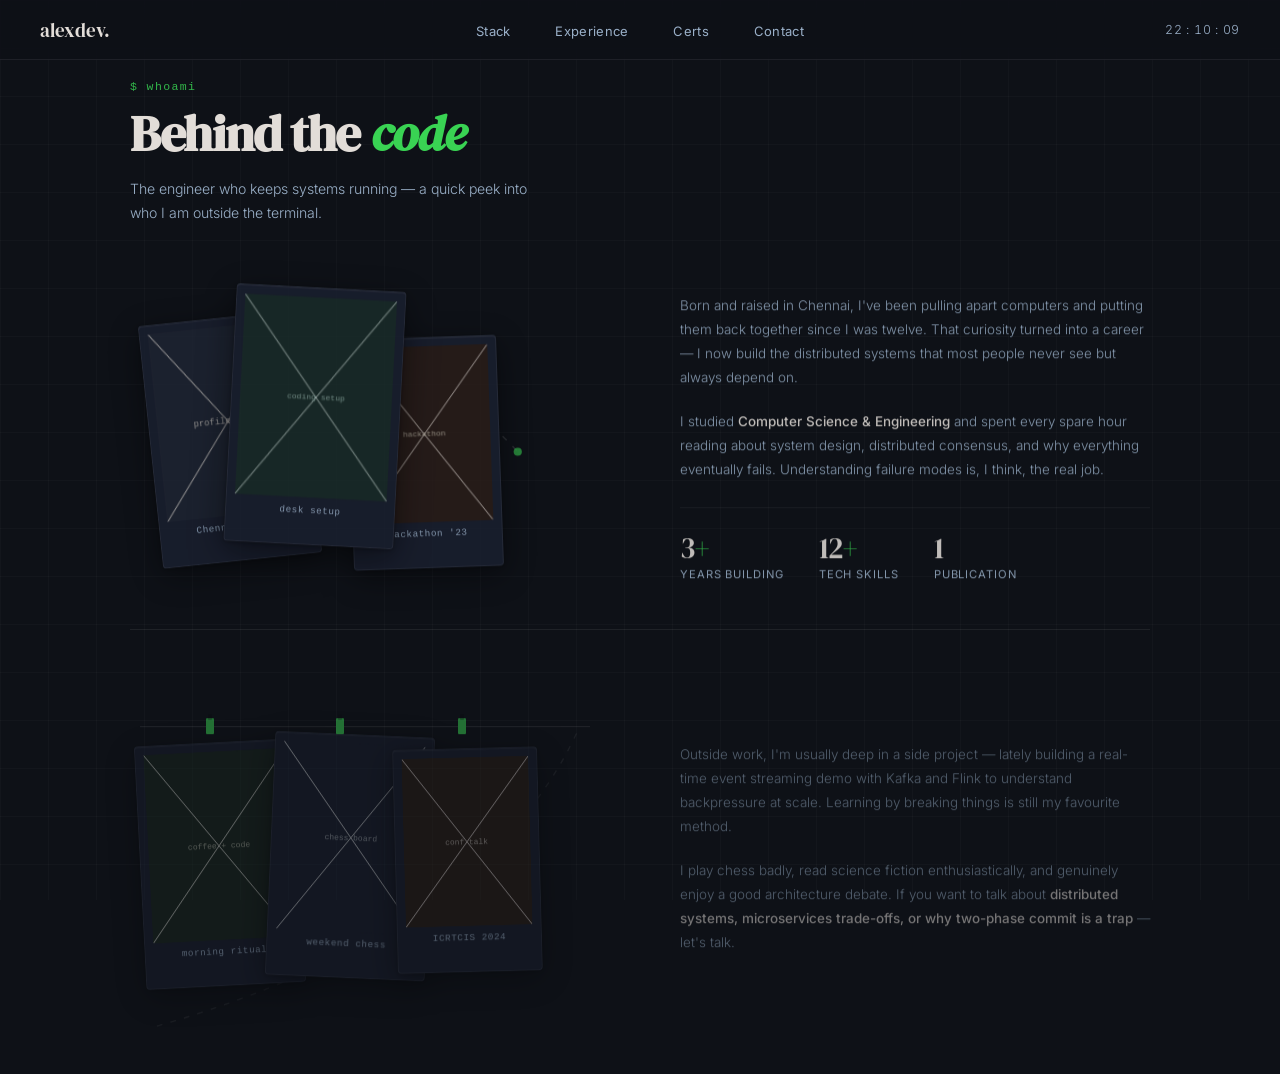
<file: About.html>
<!DOCTYPE html>
<html lang="en">
<head>
  <meta charset="UTF-8">
  <meta name="viewport" content="width=device-width, initial-scale=1.0">
  <title>About — Aniruddh</title>
  <link href="https://fonts.googleapis.com/css2?family=DM+Serif+Display:ital@0;1&family=Inter:wght@300;400;500&display=swap" rel="stylesheet">
  <link rel="stylesheet" href="src/styles/about.css">
</head>
<body>

  <nav>
    <a href="index.html" class="nav-brand">alexdev.</a>
    <ul class="nav-links">
      <li><a href="index.html">Stack</a></li>
      <li><a href="Experience.html">Experience</a></li>
      <li><a href="Certificates.html">Certs</a></li>
      <li><a href="FAQ.html">Contact</a></li>
    </ul>
    <div class="nav-clock" id="clock"></div>
  </nav>

  <div class="page">

    <!-- INTRO -->
    <div class="about-intro">
      <p class="hero-eyebrow">$ whoami</p>
      <h1 class="about-heading">Behind the <em>code</em></h1>
      <p class="about-lead">The engineer who keeps systems running — a quick peek into who I am outside the terminal.</p>
    </div>

    <!-- ROW 1: scattered photos left, text right -->
    <div class="about-row">

      <div class="photo-cluster cluster-1">
        <svg class="cluster-svg" viewBox="0 0 400 300" fill="none" xmlns="http://www.w3.org/2000/svg">
          <path d="M 60 120 Q 180 -20 330 140" stroke="rgba(255,255,255,0.15)" stroke-width="1.2" stroke-dasharray="5 7" fill="none"/>
          <circle cx="60"  cy="120" r="3.5" fill="var(--accent)" opacity="0.7"/>
          <circle cx="330" cy="140" r="3.5" fill="var(--accent)" opacity="0.7"/>
        </svg>

        <div class="photo-card">
          <div class="photo-card-img">
            <svg width="100%" height="100%" viewBox="0 0 144 192" xmlns="http://www.w3.org/2000/svg">
              <rect width="144" height="192" fill="#1e2533"/>
              <line x1="0" y1="0" x2="144" y2="192" stroke="#d0ccc8" stroke-width="1"/>
              <line x1="144" y1="0" x2="0" y2="192" stroke="#d0ccc8" stroke-width="1"/>
              <text x="72" y="96" text-anchor="middle" dominant-baseline="middle" font-family="monospace" font-size="9" fill="#aaa8a5">profile photo</text>
            </svg>
          </div>
          <p class="photo-card-label">Chennai, India</p>
        </div>

        <div class="photo-card">
          <div class="photo-card-img">
            <svg width="100%" height="100%" viewBox="0 0 170 224" xmlns="http://www.w3.org/2000/svg">
              <rect width="170" height="224" fill="#1a2d2a"/>
              <line x1="0" y1="0" x2="170" y2="224" stroke="#c8d8d4" stroke-width="1"/>
              <line x1="170" y1="0" x2="0" y2="224" stroke="#c8d8d4" stroke-width="1"/>
              <text x="85" y="112" text-anchor="middle" dominant-baseline="middle" font-family="monospace" font-size="9" fill="#8aa8a0">coding setup</text>
            </svg>
          </div>
          <p class="photo-card-label">desk setup</p>
        </div>

        <div class="photo-card">
          <div class="photo-card-img">
            <svg width="100%" height="100%" viewBox="0 0 150 200" xmlns="http://www.w3.org/2000/svg">
              <rect width="150" height="200" fill="#2a1e1a"/>
              <line x1="0" y1="0" x2="150" y2="200" stroke="#d8d0c8" stroke-width="1"/>
              <line x1="150" y1="0" x2="0" y2="200" stroke="#d8d0c8" stroke-width="1"/>
              <text x="75" y="100" text-anchor="middle" dominant-baseline="middle" font-family="monospace" font-size="9" fill="#b0a898">hackathon</text>
            </svg>
          </div>
          <p class="photo-card-label">hackathon '23</p>
        </div>
      </div>

      <div class="about-text">
        <p>Born and raised in Chennai, I've been pulling apart computers and putting them back together since I was twelve. That curiosity turned into a career — I now build the distributed systems that most people never see but always depend on.</p>
        <p>I studied <strong>Computer Science & Engineering</strong> and spent every spare hour reading about system design, distributed consensus, and why everything eventually fails. Understanding failure modes is, I think, the real job.</p>

        <div class="about-stats">
          <div class="stat-item">
            <div class="stat-num">3<em>+</em></div>
            <div class="stat-label">Years building</div>
          </div>
          <div class="stat-item">
            <div class="stat-num">12<em>+</em></div>
            <div class="stat-label">Tech skills</div>
          </div>
          <div class="stat-item">
            <div class="stat-num">1</div>
            <div class="stat-label">Publication</div>
          </div>
        </div>
      </div>

    </div>

    <div class="about-divider"></div>

    <!-- ROW 2: text left, clothesline right -->
    <div class="about-row reverse">

      <div class="about-text">
        <p>Outside work, I'm usually deep in a side project — lately building a real-time event streaming demo with Kafka and Flink to understand backpressure at scale. Learning by breaking things is still my favourite method.</p>
        <p>I play chess badly, read science fiction enthusiastically, and genuinely enjoy a good architecture debate. If you want to talk about <strong>distributed systems, microservices trade-offs, or why two-phase commit is a trap</strong> — let's talk.</p>
      </div>

      <div class="photo-cluster cluster-2">
        <div class="clothesline"></div>
        <div class="pin pin-1"></div>
        <div class="pin pin-2"></div>
        <div class="pin pin-3"></div>

        <svg class="cluster-svg" viewBox="0 0 400 300" fill="none" xmlns="http://www.w3.org/2000/svg">
          <path d="M 380 30 Q 300 200 20 280" stroke="rgba(255,255,255,0.12)" stroke-width="1.2" stroke-dasharray="5 7" fill="none"/>
        </svg>

        <div class="photo-card">
          <div class="photo-card-img">
            <svg width="100%" height="100%" viewBox="0 0 160 213" xmlns="http://www.w3.org/2000/svg">
              <rect width="160" height="213" fill="#1a2820"/>
              <line x1="0" y1="0" x2="160" y2="213" stroke="#d4d8d0" stroke-width="1"/>
              <line x1="160" y1="0" x2="0" y2="213" stroke="#d4d8d0" stroke-width="1"/>
              <text x="80" y="107" text-anchor="middle" dominant-baseline="middle" font-family="monospace" font-size="9" fill="#a0a898">coffee + code</text>
            </svg>
          </div>
          <p class="photo-card-label">morning ritual</p>
        </div>

        <div class="photo-card">
          <div class="photo-card-img">
            <svg width="100%" height="100%" viewBox="0 0 160 213" xmlns="http://www.w3.org/2000/svg">
              <rect width="160" height="213" fill="#1a2030"/>
              <line x1="0" y1="0" x2="160" y2="213" stroke="#d0d4d8" stroke-width="1"/>
              <line x1="160" y1="0" x2="0" y2="213" stroke="#d0d4d8" stroke-width="1"/>
              <text x="80" y="107" text-anchor="middle" dominant-baseline="middle" font-family="monospace" font-size="9" fill="#98a0a8">chess board</text>
            </svg>
          </div>
          <p class="photo-card-label">weekend chess</p>
        </div>

        <div class="photo-card">
          <div class="photo-card-img">
            <svg width="100%" height="100%" viewBox="0 0 145 193" xmlns="http://www.w3.org/2000/svg">
              <rect width="145" height="193" fill="#2a2018"/>
              <line x1="0" y1="0" x2="145" y2="193" stroke="#dcd4d0" stroke-width="1"/>
              <line x1="145" y1="0" x2="0" y2="193" stroke="#dcd4d0" stroke-width="1"/>
              <text x="72" y="97" text-anchor="middle" dominant-baseline="middle" font-family="monospace" font-size="9" fill="#b0a8a0">conf talk</text>
            </svg>
          </div>
          <p class="photo-card-label">ICRTCIS 2024</p>
        </div>
      </div>

    </div>

  </div>

  <script src="https://cdnjs.cloudflare.com/ajax/libs/gsap/3.12.5/gsap.min.js"></script>
  <script src="src/scripts/pages/about.js"></script>

</body>
</html>
</file>
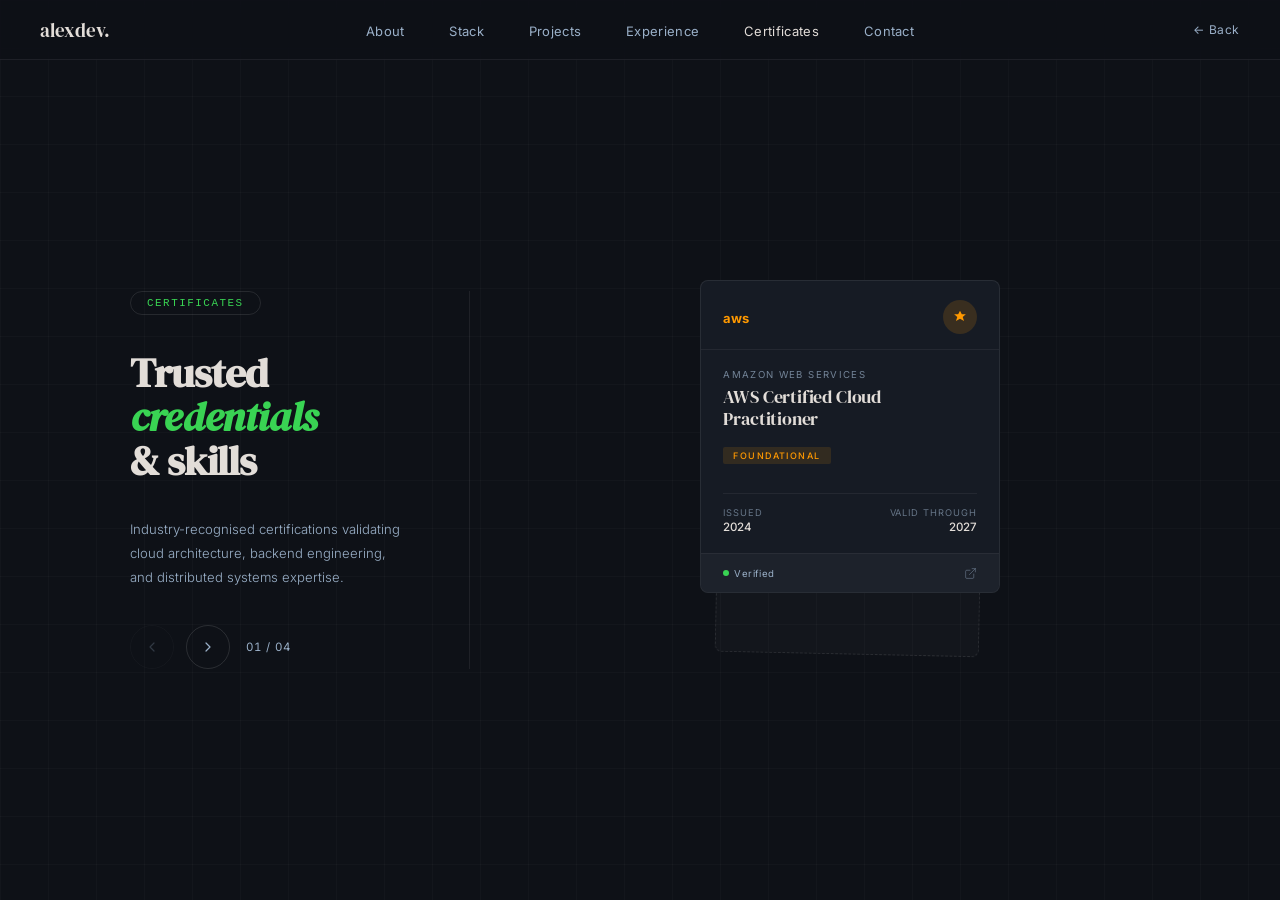
<file: Certificates.html>
<!DOCTYPE html>
<html lang="en">
<head>
  <meta charset="UTF-8">
  <meta name="viewport" content="width=device-width, initial-scale=1.0">
  <title>Certificates — alexdev</title>
  <link href="https://fonts.googleapis.com/css2?family=DM+Serif+Display:ital@0;1&family=Inter:wght@300;400;500;600&display=swap" rel="stylesheet">
  <style>
    *, *::before, *::after { box-sizing: border-box; margin: 0; padding: 0; }

    :root {
      --bg:           #0e1117;
      --text:         #e2ddd8;
      --muted:        #9ab0c8;
      --accent:       #39d353;
      --line:         rgba(255,255,255,0.07);
    }

    html { scroll-behavior: smooth; scrollbar-width: none; -ms-overflow-style: none; }
    html::-webkit-scrollbar { display: none; }

    body {
      background: var(--bg);
      color: var(--text);
      font-family: 'Inter', sans-serif;
      -webkit-font-smoothing: antialiased;
      overflow-x: hidden;
    }

    body::before {
      content: '';
      position: fixed;
      inset: 0;
      background-image:
        linear-gradient(rgba(255,255,255,0.025) 1px, transparent 1px),
        linear-gradient(90deg, rgba(255,255,255,0.025) 1px, transparent 1px);
      background-size: 48px 48px;
      pointer-events: none;
      z-index: 0;
    }

    /* ── NAV ── */
    nav {
      position: fixed;
      top: 0; left: 0; right: 0;
      z-index: 100;
      height: 60px;
      display: flex;
      align-items: center;
      padding: 0 2.5rem;
      background: rgba(14,17,23,0.88);
      backdrop-filter: blur(14px);
      -webkit-backdrop-filter: blur(14px);
      border-bottom: 1px solid var(--line);
    }

    .nav-brand {
      font-family: 'DM Serif Display', serif;
      font-size: 1.2rem;
      letter-spacing: -0.01em;
      color: var(--text);
      flex: 1;
      text-decoration: none;
    }

    .nav-links {
      display: flex;
      gap: 2.8rem;
      list-style: none;
      position: absolute;
      left: 50%;
      transform: translateX(-50%);
    }

    .nav-links a {
      text-decoration: none;
      color: var(--muted);
      font-size: 0.8125rem;
      letter-spacing: 0.025em;
      transition: color 0.18s;
    }
    .nav-links a:hover,
    .nav-links a.active { color: var(--text); }

    .nav-back {
      flex: 1;
      text-align: right;
      font-size: 0.75rem;
      color: var(--muted);
      text-decoration: none;
      letter-spacing: 0.05em;
      transition: color 0.18s;
    }
    .nav-back:hover { color: var(--text); }

    /* ── PAGE ── */
    .page {
      position: relative;
      z-index: 1;
      min-height: 100vh;
      display: flex;
      align-items: stretch;
      padding-top: 60px;
    }

    /* ── LAYOUT ── */
    .certs-section {
      display: grid;
      grid-template-columns: 340px 1fr;
      width: 100%;
      max-width: 1100px;
      margin: 0 auto;
      padding: 0 2.5rem;
      gap: 5rem;
      align-items: center;
      min-height: calc(100vh - 60px);
    }

    /* ── LEFT ── */
    .certs-left {
      display: flex;
      flex-direction: column;
      gap: 2.2rem;
      border-right: 1px solid var(--line);
      padding-right: 4rem;
    }

    .certs-tag {
      display: inline-flex;
      align-items: center;
      border: 1px solid rgba(255,255,255,0.1);
      border-radius: 999px;
      padding: 5px 16px;
      font-size: 0.68rem;
      letter-spacing: 0.14em;
      text-transform: uppercase;
      color: var(--accent);
      width: fit-content;
      font-family: 'Courier New', monospace;
    }

    .certs-heading {
      font-family: 'DM Serif Display', serif;
      font-size: clamp(2rem, 3.2vw, 3.4rem);
      line-height: 1.08;
      letter-spacing: -0.02em;
      color: var(--text);
    }
    .certs-heading em { font-style: italic; color: var(--accent); }

    .certs-sub {
      font-size: 0.82rem;
      color: var(--muted);
      font-weight: 300;
      line-height: 1.8;
    }

    .certs-nav {
      display: flex;
      align-items: center;
      gap: 0.75rem;
    }

    .certs-nav-btn {
      width: 44px; height: 44px;
      border-radius: 50%;
      border: 1px solid rgba(255,255,255,0.12);
      background: transparent;
      cursor: pointer;
      display: flex; align-items: center; justify-content: center;
      transition: background 0.2s, border-color 0.2s, transform 0.15s;
      color: var(--muted);
    }
    .certs-nav-btn:hover {
      background: var(--accent);
      border-color: var(--accent);
      color: #0e1117;
      transform: scale(1.06);
    }
    .certs-nav-btn:disabled { opacity: 0.25; cursor: not-allowed; transform: none; }
    .certs-nav-btn svg { width: 16px; height: 16px; }

    .certs-counter {
      font-size: 0.72rem;
      color: var(--muted);
      letter-spacing: 0.08em;
      font-variant-numeric: tabular-nums;
      margin-left: 0.25rem;
    }

    /* ── RIGHT (deck) ── */
    .certs-right {
      display: flex;
      align-items: center;
      justify-content: center;
    }

    .certs-track-wrap {
      position: relative;
      width: 300px;
      height: 400px;
      cursor: grab;
      flex-shrink: 0;
      overflow: hidden;
    }
    .certs-track-wrap:active { cursor: grabbing; }

    .certs-track { position: relative; width: 100%; height: 100%; }

    /* ── CARD ── */
    .cert-card {
      position: absolute;
      top: 0; left: 0;
      width: 300px;
      background: #161b24;
      border: 1px solid rgba(255,255,255,0.08);
      border-radius: 8px;
      overflow: hidden;
      user-select: none;
      will-change: transform;
    }

    .cert-card-header {
      padding: 1.2rem 1.4rem 0.9rem;
      border-bottom: 1px solid rgba(255,255,255,0.06);
      display: flex;
      align-items: center;
      justify-content: space-between;
    }

    .cert-logo { height: 26px; display: flex; align-items: center; }

    .cert-badge-wrap {
      width: 34px; height: 34px;
      border-radius: 50%;
      display: flex; align-items: center; justify-content: center;
    }

    .cert-card-body { padding: 1.2rem 1.4rem; }

    .cert-provider {
      font-size: 0.6rem;
      letter-spacing: 0.14em;
      text-transform: uppercase;
      color: var(--muted);
      margin-bottom: 0.4rem;
      opacity: 0.7;
    }

    .cert-name {
      font-family: 'DM Serif Display', serif;
      font-size: 1.1rem;
      line-height: 1.25;
      letter-spacing: -0.01em;
      color: var(--text);
      margin-bottom: 0.8rem;
    }

    .cert-level {
      display: inline-block;
      font-size: 0.56rem;
      letter-spacing: 0.16em;
      text-transform: uppercase;
      padding: 3px 10px;
      border-radius: 2px;
      margin-bottom: 1rem;
      font-weight: 500;
    }

    .cert-level-foundational { background: rgba(255,153,0,0.12);  color: #FF9900; }
    .cert-level-associate    { background: rgba(33,150,243,0.12); color: #64b5f6; }
    .cert-level-professional { background: rgba(109,179,63,0.12); color: #6DB33F; }

    .cert-divider { height: 1px; background: rgba(255,255,255,0.06); margin: 0.8rem 0; }

    .cert-meta { display: flex; justify-content: space-between; align-items: flex-end; }

    .cert-meta-label {
      font-size: 0.58rem;
      letter-spacing: 0.1em;
      text-transform: uppercase;
      color: var(--muted);
      opacity: 0.6;
      margin-bottom: 2px;
    }

    .cert-meta-val { font-size: 0.72rem; font-weight: 500; color: var(--text); }

    .cert-card-footer {
      padding: 0.8rem 1.4rem;
      background: rgba(255,255,255,0.03);
      border-top: 1px solid rgba(255,255,255,0.05);
      display: flex;
      align-items: center;
      justify-content: space-between;
    }

    .cert-verify {
      font-size: 0.6rem;
      color: var(--muted);
      letter-spacing: 0.04em;
      display: flex;
      align-items: center;
      gap: 5px;
    }

    .cert-verify-dot {
      width: 6px; height: 6px;
      border-radius: 50%;
      background: var(--accent);
      flex-shrink: 0;
    }

    .cert-card.cert-placeholder {
      background: rgba(255,255,255,0.02);
      border: 1.5px dashed rgba(255,255,255,0.1);
      display: flex;
      flex-direction: column;
      align-items: center;
      justify-content: center;
      min-height: 360px;
      gap: 0.8rem;
    }

    .cert-placeholder-icon {
      width: 40px; height: 40px;
      border: 1px solid rgba(255,255,255,0.12);
      border-radius: 50%;
      display: flex; align-items: center; justify-content: center;
      color: var(--muted);
    }

    .cert-placeholder-text {
      font-size: 0.72rem;
      color: var(--muted);
      letter-spacing: 0.06em;
      font-weight: 300;
      text-align: center;
      opacity: 0.6;
    }

    /* ── RESPONSIVE ── */
    @media (max-width: 900px) {
      .certs-section { grid-template-columns: 1fr; gap: 3rem; padding: 3rem 1.25rem 6rem; min-height: auto; }
      .certs-left { border-right: none; border-bottom: 1px solid var(--line); padding-right: 0; padding-bottom: 2.5rem; }
      nav { padding: 0 1.25rem; }
      .nav-links { display: none; }
    }
  </style>
</head>
<body>

<nav>
  <a href="index.html" class="nav-brand">alexdev.</a>
  <ul class="nav-links">
    <li><a href="index.html#about-section">About</a></li>
    <li><a href="#">Stack</a></li>
    <li><a href="#">Projects</a></li>
    <li><a href="Experience.html">Experience</a></li>
    <li><a href="Certificates.html" class="active">Certificates</a></li>
    <li><a href="#">Contact</a></li>
  </ul>
  <a href="index.html" class="nav-back">← Back</a>
</nav>

<div class="page">
  <section class="certs-section">

    <!-- LEFT -->
    <div class="certs-left">
      <span class="certs-tag">Certificates</span>
      <h2 class="certs-heading">Trusted<br><em>credentials</em><br>&amp; skills</h2>
      <p class="certs-sub">Industry-recognised certifications validating cloud architecture, backend engineering, and distributed systems expertise.</p>
      <div class="certs-nav">
        <button type="button" class="certs-nav-btn" id="btnPrev" aria-label="Previous" disabled>
          <svg viewBox="0 0 24 24" fill="none" stroke="currentColor" stroke-width="1.8" stroke-linecap="round" stroke-linejoin="round"><polyline points="15 18 9 12 15 6"/></svg>
        </button>
        <button type="button" class="certs-nav-btn" id="btnNext" aria-label="Next">
          <svg viewBox="0 0 24 24" fill="none" stroke="currentColor" stroke-width="1.8" stroke-linecap="round" stroke-linejoin="round"><polyline points="9 18 15 12 9 6"/></svg>
        </button>
        <span class="certs-counter" id="counter">01 / 04</span>
      </div>
    </div>

    <!-- RIGHT -->
    <div class="certs-right">
      <div class="certs-track-wrap" id="trackWrap">
        <div class="certs-track" id="track">

          <!-- AWS Cloud Practitioner -->
          <div class="cert-card">
            <div class="cert-card-header">
              <div class="cert-logo">
                <svg width="52" height="24" viewBox="0 0 52 24" fill="none">
                  <text x="0" y="18" font-family="Inter,sans-serif" font-weight="700" font-size="13" fill="#FF9900">aws</text>
                </svg>
              </div>
              <div class="cert-badge-wrap" style="background:rgba(255,153,0,0.15);">
                <svg width="18" height="18" viewBox="0 0 40 40" fill="none">
                  <path d="M20 6l4 8h9l-7 6 3 9-9-5-9 5 3-9-7-6h9z" fill="#FF9900"/>
                </svg>
              </div>
            </div>
            <div class="cert-card-body">
              <p class="cert-provider">Amazon Web Services</p>
              <p class="cert-name">AWS Certified Cloud Practitioner</p>
              <span class="cert-level cert-level-foundational">Foundational</span>
              <div class="cert-divider"></div>
              <div class="cert-meta">
                <div><p class="cert-meta-label">Issued</p><p class="cert-meta-val">2024</p></div>
                <div style="text-align:right"><p class="cert-meta-label">Valid through</p><p class="cert-meta-val">2027</p></div>
              </div>
            </div>
            <div class="cert-card-footer">
              <span class="cert-verify"><span class="cert-verify-dot"></span>Verified</span>
              <svg width="13" height="13" viewBox="0 0 24 24" fill="none" stroke="rgba(154,176,200,0.4)" stroke-width="1.8" stroke-linecap="round"><path d="M18 13v6a2 2 0 01-2 2H5a2 2 0 01-2-2V8a2 2 0 012-2h6"/><polyline points="15 3 21 3 21 9"/><line x1="10" y1="14" x2="21" y2="3"/></svg>
            </div>
          </div>

          <!-- AWS Solutions Architect -->
          <div class="cert-card">
            <div class="cert-card-header">
              <div class="cert-logo">
                <svg width="52" height="24" viewBox="0 0 52 24" fill="none">
                  <text x="0" y="18" font-family="Inter,sans-serif" font-weight="700" font-size="13" fill="#FF9900">aws</text>
                </svg>
              </div>
              <div class="cert-badge-wrap" style="background:rgba(33,150,243,0.12);">
                <svg width="18" height="18" viewBox="0 0 40 40" fill="none">
                  <rect x="8" y="8" width="10" height="10" rx="2" fill="#64b5f6"/>
                  <rect x="22" y="8" width="10" height="10" rx="2" fill="#64b5f6" opacity="0.6"/>
                  <rect x="8" y="22" width="10" height="10" rx="2" fill="#64b5f6" opacity="0.6"/>
                  <rect x="22" y="22" width="10" height="10" rx="2" fill="#64b5f6" opacity="0.3"/>
                </svg>
              </div>
            </div>
            <div class="cert-card-body">
              <p class="cert-provider">Amazon Web Services</p>
              <p class="cert-name">Solutions Architect Associate</p>
              <span class="cert-level cert-level-associate">Associate</span>
              <div class="cert-divider"></div>
              <div class="cert-meta">
                <div><p class="cert-meta-label">Issued</p><p class="cert-meta-val">2024</p></div>
                <div style="text-align:right"><p class="cert-meta-label">Valid through</p><p class="cert-meta-val">2027</p></div>
              </div>
            </div>
            <div class="cert-card-footer">
              <span class="cert-verify"><span class="cert-verify-dot"></span>Verified</span>
              <svg width="13" height="13" viewBox="0 0 24 24" fill="none" stroke="rgba(154,176,200,0.4)" stroke-width="1.8" stroke-linecap="round"><path d="M18 13v6a2 2 0 01-2 2H5a2 2 0 01-2-2V8a2 2 0 012-2h6"/><polyline points="15 3 21 3 21 9"/><line x1="10" y1="14" x2="21" y2="3"/></svg>
            </div>
          </div>

          <!-- Spring Professional -->
          <div class="cert-card">
            <div class="cert-card-header">
              <div class="cert-logo">
                <svg width="80" height="24" viewBox="0 0 80 24" fill="none">
                  <text x="0" y="18" font-family="Inter,sans-serif" font-weight="600" font-size="11" fill="#6DB33F">VMware Spring</text>
                </svg>
              </div>
              <div class="cert-badge-wrap" style="background:rgba(109,179,63,0.12);">
                <svg width="18" height="18" viewBox="0 0 40 40" fill="none">
                  <circle cx="20" cy="20" r="10" stroke="#6DB33F" stroke-width="2"/>
                  <path d="M20 10c-3 2-5 5-5 10s2 8 5 10" stroke="#6DB33F" stroke-width="1.8" stroke-linecap="round"/>
                  <path d="M20 10c3 2 5 5 5 10s-2 8-5 10" stroke="#6DB33F" stroke-width="1.8" stroke-linecap="round"/>
                </svg>
              </div>
            </div>
            <div class="cert-card-body">
              <p class="cert-provider">VMware / Broadcom</p>
              <p class="cert-name">Spring Professional Developer</p>
              <span class="cert-level cert-level-professional">Professional</span>
              <div class="cert-divider"></div>
              <div class="cert-meta">
                <div><p class="cert-meta-label">Status</p><p class="cert-meta-val" style="color:#39d353;">In Progress</p></div>
                <div style="text-align:right"><p class="cert-meta-label">Expected</p><p class="cert-meta-val">2025</p></div>
              </div>
            </div>
            <div class="cert-card-footer">
              <span class="cert-verify" style="color:#39d353;opacity:0.8;"><span style="width:6px;height:6px;border-radius:50%;background:#39d353;opacity:0.5;display:inline-block;margin-right:5px;vertical-align:middle;flex-shrink:0;"></span>Upcoming</span>
              <svg width="13" height="13" viewBox="0 0 24 24" fill="none" stroke="rgba(154,176,200,0.4)" stroke-width="1.8" stroke-linecap="round"><circle cx="12" cy="12" r="10"/><polyline points="12 6 12 12 16 14"/></svg>
            </div>
          </div>

          <!-- Placeholder -->
          <div class="cert-card cert-placeholder">
            <div class="cert-placeholder-icon">
              <svg width="16" height="16" viewBox="0 0 24 24" fill="none" stroke="currentColor" stroke-width="1.5" stroke-linecap="round"><line x1="12" y1="5" x2="12" y2="19"/><line x1="5" y1="12" x2="19" y2="12"/></svg>
            </div>
            <p class="cert-placeholder-text">More certifications<br>coming soon</p>
          </div>

        </div>
      </div>
    </div>

  </section>
</div>

<script>
var track   = document.getElementById('track');
var btnPrev = document.getElementById('btnPrev');
var btnNext = document.getElementById('btnNext');
var counter = document.getElementById('counter');
var wrap    = document.getElementById('trackWrap');
var cards   = Array.prototype.slice.call(track.querySelectorAll('.cert-card'));
var TOTAL   = cards.length;
var current = 0;
var animating = false;

var DECK_OFFSETS = [
  { y: 0,  rot: 0,    scale: 1,    z: 40 },
  { y: 14, rot: 2.5,  scale: 0.96, z: 30 },
  { y: 26, rot: -1.8, scale: 0.92, z: 20 },
  { y: 36, rot: 1.2,  scale: 0.88, z: 10 },
];

function updateCounter() {
  counter.textContent = String(current + 1).padStart(2, '0') + ' / ' + String(TOTAL).padStart(2, '0');
}

function applyDeckState(animated) {
  cards.forEach(function (card, i) {
    var pos = (i - current + TOTAL) % TOTAL;
    var off = DECK_OFFSETS[Math.min(pos, DECK_OFFSETS.length - 1)];
    card.style.transition    = animated ? 'transform 0.5s cubic-bezier(.77,0,.18,1), opacity 0.4s ease' : 'none';
    card.style.zIndex        = off.z;
    card.style.opacity       = pos < DECK_OFFSETS.length ? 1 : 0;
    card.style.pointerEvents = pos === 0 ? 'auto' : 'none';
    card.style.transform     = 'translateY(' + off.y + 'px) rotate(' + off.rot + 'deg) scale(' + off.scale + ')';
  });
  updateCounter();
  btnPrev.disabled = current === 0;
  btnNext.disabled = current === TOTAL - 1;
}

function swipeOut(dir, cb) {
  var topCard = cards[current];
  topCard.style.transition = 'transform 0.45s cubic-bezier(.55,0,.1,1), opacity 0.35s ease';
  topCard.style.transform  = 'translateX(' + (dir * 130) + '%) rotate(' + (dir * 18) + 'deg) scale(0.95)';
  topCard.style.opacity    = '0';
  setTimeout(cb, 400);
}

function swipeIn(card) {
  card.style.transition = 'none';
  card.style.transform  = 'translateX(-80%) rotate(-10deg) scale(0.9)';
  card.style.opacity    = '0';
  requestAnimationFrame(function () {
    requestAnimationFrame(function () {
      card.style.transition = 'transform 0.5s cubic-bezier(.22,1,.36,1), opacity 0.35s ease';
      card.style.transform  = 'translateY(0) rotate(0deg) scale(1)';
      card.style.opacity    = '1';
    });
  });
}

function goNext() {
  if (animating || current >= TOTAL - 1) return;
  animating = true;
  swipeOut(1, function () {
    var swiped = cards[current];
    swiped.style.transition = 'none';
    swiped.style.transform  = 'translateY(36px) rotate(1.2deg) scale(0.88)';
    swiped.style.opacity    = '0';
    swiped.style.zIndex     = '5';
    current++;
    applyDeckState(true);
    animating = false;
  });
}

function goPrev() {
  if (animating || current <= 0) return;
  animating = true;
  current--;
  swipeIn(cards[current]);
  setTimeout(function () { applyDeckState(true); animating = false; }, 100);
}

btnNext.addEventListener('mousedown', function (e) { e.preventDefault(); });
btnPrev.addEventListener('mousedown', function (e) { e.preventDefault(); });
btnNext.addEventListener('click', goNext);
btnPrev.addEventListener('click', goPrev);

document.addEventListener('keydown', function (e) {
  if (e.key === 'ArrowRight') goNext();
  if (e.key === 'ArrowLeft')  goPrev();
});

wrap.addEventListener('wheel', function (e) {
  e.preventDefault();
  if (e.deltaY > 30) goNext();
  else if (e.deltaY < -30) goPrev();
}, { passive: false });

var dragging = false, dragX = 0;

wrap.addEventListener('mousedown', function (e) { dragging = true; dragX = e.clientX; cards[current].style.transition = 'none'; });
document.addEventListener('mousemove', function (e) {
  if (!dragging) return;
  var dx = e.clientX - dragX;
  cards[current].style.transform = 'translateX(' + dx + 'px) rotate(' + (dx * 0.04) + 'deg) scale(1)';
});
document.addEventListener('mouseup', function (e) {
  if (!dragging) return;
  dragging = false;
  var dx = e.clientX - dragX;
  if (dx < -70) { goNext(); return; }
  if (dx >  70) { goPrev(); return; }
  cards[current].style.transition = 'transform 0.45s cubic-bezier(.34,1.56,.64,1)';
  cards[current].style.transform  = 'translateY(0) rotate(0deg) scale(1)';
});

wrap.addEventListener('touchstart', function (e) { dragX = e.touches[0].clientX; dragging = true; cards[current].style.transition = 'none'; }, { passive: true });
wrap.addEventListener('touchmove', function (e) {
  if (!dragging) return;
  var dx = e.touches[0].clientX - dragX;
  cards[current].style.transform = 'translateX(' + dx + 'px) rotate(' + (dx * 0.04) + 'deg) scale(1)';
}, { passive: true });
wrap.addEventListener('touchend', function (e) {
  dragging = false;
  var dx = e.changedTouches[0].clientX - dragX;
  if (dx < -70) { goNext(); return; }
  if (dx >  70) { goPrev(); return; }
  cards[current].style.transition = 'transform 0.45s cubic-bezier(.34,1.56,.64,1)';
  cards[current].style.transform  = 'translateY(0) rotate(0deg) scale(1)';
});

applyDeckState(false);
</script>
</body>
</html>
</file>
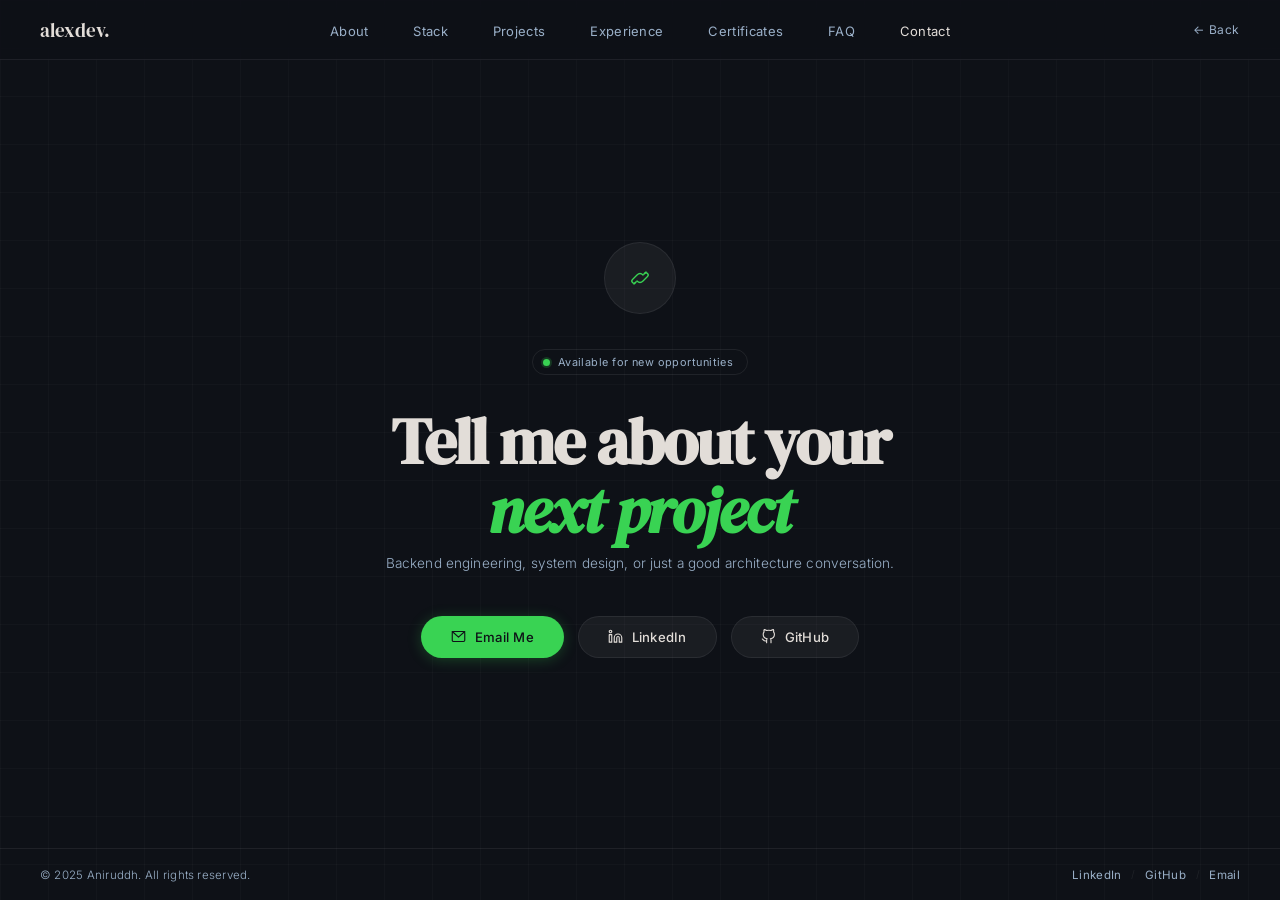
<file: Contact.html>
<!DOCTYPE html>
<html lang="en">
<head>
  <meta charset="UTF-8">
  <meta name="viewport" content="width=device-width, initial-scale=1.0">
  <title>Contact — alexdev</title>
  <link href="https://fonts.googleapis.com/css2?family=DM+Serif+Display:ital@0;1&family=Inter:wght@300;400;500;600&display=swap" rel="stylesheet">
  <style>
    *, *::before, *::after { box-sizing: border-box; margin: 0; padding: 0; }

    :root {
      --bg:    #0e1117;
      --text:  #e2ddd8;
      --muted: #9ab0c8;
      --accent:#39d353;
      --line:  rgba(255,255,255,0.07);
    }

    html { scroll-behavior: smooth; scrollbar-width: none; -ms-overflow-style: none; }
    html::-webkit-scrollbar { display: none; }

    html, body {
      width: 100%; height: 100%;
      background: var(--bg);
      color: var(--text);
      font-family: 'Inter', sans-serif;
      -webkit-font-smoothing: antialiased;
      overflow: hidden;
    }

    body::before {
      content: '';
      position: fixed;
      inset: 0;
      background-image:
        linear-gradient(rgba(255,255,255,0.025) 1px, transparent 1px),
        linear-gradient(90deg, rgba(255,255,255,0.025) 1px, transparent 1px);
      background-size: 48px 48px;
      pointer-events: none;
      z-index: 0;
    }

    /* ── NAV ── */
    nav {
      position: fixed;
      top: 0; left: 0; right: 0;
      z-index: 100;
      height: 60px;
      display: flex;
      align-items: center;
      padding: 0 2.5rem;
      background: rgba(14,17,23,0.88);
      backdrop-filter: blur(14px);
      -webkit-backdrop-filter: blur(14px);
      border-bottom: 1px solid var(--line);
    }

    .nav-brand {
      font-family: 'DM Serif Display', serif;
      font-size: 1.2rem;
      letter-spacing: -0.01em;
      color: var(--text);
      flex: 1;
      text-decoration: none;
    }

    .nav-links {
      display: flex;
      gap: 2.8rem;
      list-style: none;
      position: absolute;
      left: 50%;
      transform: translateX(-50%);
    }
    .nav-links a {
      text-decoration: none;
      color: var(--muted);
      font-size: 0.8125rem;
      letter-spacing: 0.025em;
      transition: color 0.18s;
    }
    .nav-links a:hover, .nav-links a.active { color: var(--text); }

    .nav-back {
      flex: 1; text-align: right;
      font-size: 0.75rem;
      color: var(--muted);
      text-decoration: none;
      letter-spacing: 0.05em;
      transition: color 0.18s;
    }
    .nav-back:hover { color: var(--text); }

    /* ── MAIN ── */
    .contact-wrap {
      position: relative;
      z-index: 1;
      width: 100%; height: 100%;
      display: flex;
      flex-direction: column;
      align-items: center;
      justify-content: center;
      padding: 60px 2rem 60px;
      text-align: center;
    }

    /* ── ICON ── */
    .contact-icon-wrap {
      width: 72px; height: 72px;
      border-radius: 50%;
      background: rgba(255,255,255,0.05);
      border: 1px solid var(--line);
      display: flex;
      align-items: center;
      justify-content: center;
      margin-bottom: 2.2rem;
      animation: float 4s ease-in-out infinite;
    }

    @keyframes float {
      0%, 100% { transform: translateY(0px); }
      50%       { transform: translateY(-6px); }
    }

    /* ── AVAILABILITY BADGE ── */
    .avail-badge {
      display: inline-flex;
      align-items: center;
      gap: 0.5rem;
      border: 1px solid rgba(255,255,255,0.08);
      border-radius: 999px;
      padding: 5px 14px 5px 10px;
      font-size: 0.68rem;
      color: var(--muted);
      letter-spacing: 0.04em;
      margin-bottom: 2rem;
    }

    .avail-dot {
      width: 7px; height: 7px;
      border-radius: 50%;
      background: var(--accent);
      box-shadow: 0 0 0 2px rgba(57,211,83,0.2);
      animation: pulse 2s ease-in-out infinite;
      flex-shrink: 0;
    }

    @keyframes pulse {
      0%, 100% { box-shadow: 0 0 0 2px rgba(57,211,83,0.2); }
      50%       { box-shadow: 0 0 0 5px rgba(57,211,83,0.08); }
    }

    /* ── HEADING ── */
    .contact-heading {
      font-family: 'DM Serif Display', serif;
      font-size: clamp(2.4rem, 5vw, 4.6rem);
      line-height: 1.08;
      letter-spacing: -0.025em;
      color: var(--text);
      max-width: 680px;
      margin-bottom: 0.6rem;
    }
    .contact-heading em { font-style: italic; color: var(--accent); }

    .contact-sub {
      font-size: 0.85rem;
      color: var(--muted);
      font-weight: 300;
      margin-bottom: 2.8rem;
      letter-spacing: 0.01em;
    }

    /* ── BUTTONS ── */
    .contact-btns {
      display: flex;
      gap: 0.9rem;
      align-items: center;
      flex-wrap: wrap;
      justify-content: center;
    }

    .btn {
      display: inline-flex;
      align-items: center;
      gap: 0.55rem;
      padding: 0.75rem 1.8rem;
      border-radius: 999px;
      font-size: 0.82rem;
      font-weight: 500;
      cursor: pointer;
      text-decoration: none;
      letter-spacing: 0.02em;
      transition: transform 0.2s, box-shadow 0.2s, background 0.2s, border-color 0.2s;
      border: 1px solid transparent;
    }

    .btn-primary {
      background: var(--accent);
      color: #0e1117;
      box-shadow: 0 2px 14px rgba(57,211,83,0.25);
    }
    .btn-primary:hover {
      transform: translateY(-2px);
      box-shadow: 0 6px 24px rgba(57,211,83,0.35);
    }

    .btn-secondary {
      background: rgba(255,255,255,0.05);
      color: var(--text);
      border-color: var(--line);
    }
    .btn-secondary:hover {
      transform: translateY(-2px);
      border-color: rgba(255,255,255,0.18);
      background: rgba(255,255,255,0.08);
    }

    .btn svg { width: 15px; height: 15px; }

    /* ── FOOTER ── */
    footer {
      position: fixed;
      bottom: 0; left: 0; right: 0;
      height: 52px;
      display: flex;
      align-items: center;
      justify-content: space-between;
      padding: 0 2.5rem;
      border-top: 1px solid var(--line);
      z-index: 10;
    }

    .footer-copy {
      font-size: 0.72rem;
      color: var(--muted);
      font-weight: 300;
      letter-spacing: 0.02em;
    }

    .footer-links {
      display: flex;
      gap: 0.5rem;
      align-items: center;
    }
    .footer-links a {
      font-size: 0.72rem;
      color: var(--muted);
      text-decoration: none;
      letter-spacing: 0.03em;
      transition: color 0.18s;
    }
    .footer-links a:hover { color: var(--text); }

    .footer-sep { color: var(--line); font-size: 0.65rem; margin: 0 0.1rem; }

    /* ── RESPONSIVE ── */
    @media (max-width: 600px) {
      nav { padding: 0 1.25rem; }
      .nav-links { display: none; }
      footer { padding: 0 1.25rem; }
    }
  </style>
</head>
<body>

<nav>
  <a href="index.html" class="nav-brand">alexdev.</a>
  <ul class="nav-links">
    <li><a href="index.html#about-section">About</a></li>
    <li><a href="#">Stack</a></li>
    <li><a href="#">Projects</a></li>
    <li><a href="Experience.html">Experience</a></li>
    <li><a href="Certificates.html">Certificates</a></li>
    <li><a href="FAQ.html">FAQ</a></li>
    <li><a href="Contact.html" class="active">Contact</a></li>
  </ul>
  <a href="index.html" class="nav-back">← Back</a>
</nav>

<div class="contact-wrap">

  <!-- Floating icon -->
  <div class="contact-icon-wrap">
    <svg width="30" height="30" viewBox="0 0 40 40" fill="none">
      <path d="M24 16c0 0-2-2-4-2s-4 2-4 2l-6 6c-1.1 1.1-1.1 2.9 0 4s2.9 1.1 4 0l1-1" stroke="var(--accent)" stroke-width="1.8" stroke-linecap="round" stroke-linejoin="round"/>
      <path d="M16 24c0 0 2 2 4 2s4-2 4-2l6-6c1.1-1.1 1.1-2.9 0-4s-2.9-1.1-4 0l-1 1" stroke="var(--accent)" stroke-width="1.8" stroke-linecap="round" stroke-linejoin="round"/>
      <path d="M14 26l-2 2" stroke="var(--accent)" stroke-width="1.8" stroke-linecap="round"/>
      <path d="M26 14l2-2" stroke="var(--accent)" stroke-width="1.8" stroke-linecap="round"/>
    </svg>
  </div>

  <!-- Availability -->
  <div class="avail-badge">
    <span class="avail-dot"></span>
    Available for new opportunities
  </div>

  <!-- Heading -->
  <h1 class="contact-heading">Tell me about your<br><em>next project</em></h1>
  <p class="contact-sub">Backend engineering, system design, or just a good architecture conversation.</p>

  <!-- Buttons -->
  <div class="contact-btns">
    <a href="mailto:aniruddhrpanicker@gmail.com" class="btn btn-primary">
      <svg viewBox="0 0 24 24" fill="none" stroke="currentColor" stroke-width="1.8" stroke-linecap="round" stroke-linejoin="round">
        <rect x="2" y="4" width="20" height="16" rx="2"/><polyline points="2,4 12,13 22,4"/>
      </svg>
      Email Me
    </a>
    <a href="https://linkedin.com/in/aniruddh-r-panicker" target="_blank" rel="noopener" class="btn btn-secondary">
      <svg viewBox="0 0 24 24" fill="none" stroke="currentColor" stroke-width="1.8" stroke-linecap="round" stroke-linejoin="round">
        <path d="M16 8a6 6 0 016 6v7h-4v-7a2 2 0 00-2-2 2 2 0 00-2 2v7h-4v-7a6 6 0 016-6z"/>
        <rect x="2" y="9" width="4" height="12"/><circle cx="4" cy="4" r="2"/>
      </svg>
      LinkedIn
    </a>
    <a href="https://github.com/RPAniruddh" target="_blank" rel="noopener" class="btn btn-secondary">
      <svg viewBox="0 0 24 24" fill="none" stroke="currentColor" stroke-width="1.8" stroke-linecap="round" stroke-linejoin="round">
        <path d="M9 19c-5 1.5-5-2.5-7-3m14 6v-3.87a3.37 3.37 0 00-.94-2.61c3.14-.35 6.44-1.54 6.44-7A5.44 5.44 0 0020 4.77 5.07 5.07 0 0019.91 1S18.73.65 16 2.48a13.38 13.38 0 00-7 0C6.27.65 5.09 1 5.09 1A5.07 5.07 0 005 4.77a5.44 5.44 0 00-1.5 3.78c0 5.42 3.3 6.61 6.44 7A3.37 3.37 0 009 18.13V22"/>
      </svg>
      GitHub
    </a>
  </div>

</div>

<!-- Footer -->
<footer>
  <span class="footer-copy">© 2025 Aniruddh. All rights reserved.</span>
  <div class="footer-links">
    <a href="https://linkedin.com/in/aniruddh-r-panicker" target="_blank">LinkedIn</a>
    <span class="footer-sep">/</span>
    <a href="https://github.com/RPAniruddh" target="_blank">GitHub</a>
    <span class="footer-sep">/</span>
    <a href="mailto:aniruddhrpanicker@gmail.com">Email</a>
  </div>
</footer>

<script src="https://cdnjs.cloudflare.com/ajax/libs/gsap/3.12.5/gsap.min.js"></script>
<script>
  gsap.from('.contact-icon-wrap', { y: -12, opacity: 0, duration: 0.7, ease: 'power3.out', delay: 0.05 });
  gsap.from('.avail-badge, .contact-heading, .contact-sub, .contact-btns', {
    y: 20, opacity: 0, duration: 0.65, stagger: 0.1, ease: 'power3.out', delay: 0.15,
  });
</script>
</body>
</html>
</file>
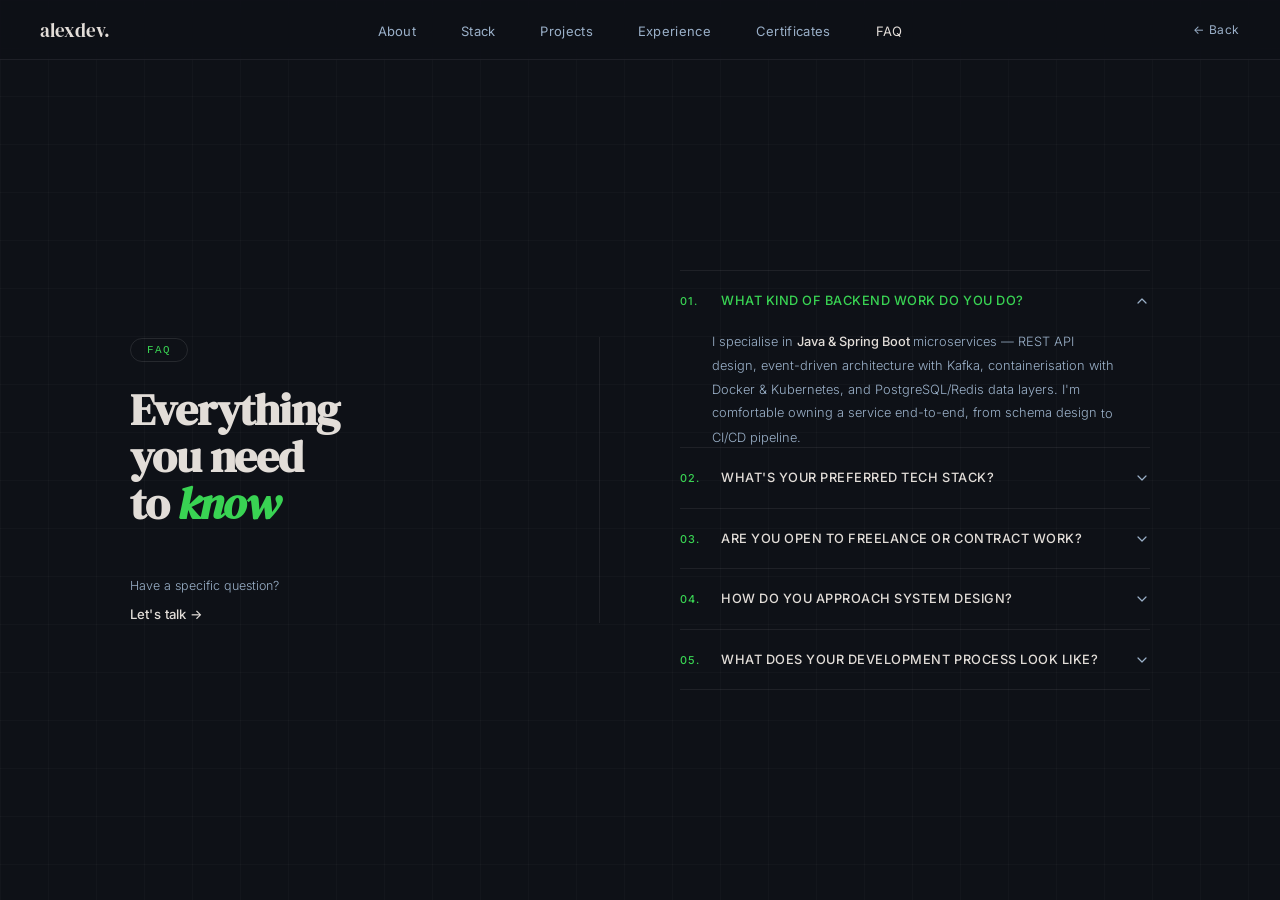
<file: FAQ.html>
<!DOCTYPE html>
<html lang="en">
<head>
  <meta charset="UTF-8">
  <meta name="viewport" content="width=device-width, initial-scale=1.0">
  <title>FAQ — alexdev</title>
  <link href="https://fonts.googleapis.com/css2?family=DM+Serif+Display:ital@0;1&family=Inter:wght@300;400;500;600&display=swap" rel="stylesheet">
  <style>
    *, *::before, *::after { box-sizing: border-box; margin: 0; padding: 0; }

    :root {
      --bg:           #0e1117;
      --text:         #e2ddd8;
      --muted:        #9ab0c8;
      --accent:       #39d353;
      --line:         rgba(255,255,255,0.07);
    }

    html { scroll-behavior: smooth; scrollbar-width: none; -ms-overflow-style: none; }
    html::-webkit-scrollbar { display: none; }

    body {
      background: var(--bg);
      color: var(--text);
      font-family: 'Inter', sans-serif;
      -webkit-font-smoothing: antialiased;
      overflow-x: hidden;
    }

    body::before {
      content: '';
      position: fixed;
      inset: 0;
      background-image:
        linear-gradient(rgba(255,255,255,0.025) 1px, transparent 1px),
        linear-gradient(90deg, rgba(255,255,255,0.025) 1px, transparent 1px);
      background-size: 48px 48px;
      pointer-events: none;
      z-index: 0;
    }

    /* ── NAV ── */
    nav {
      position: fixed;
      top: 0; left: 0; right: 0;
      z-index: 100;
      height: 60px;
      display: flex;
      align-items: center;
      padding: 0 2.5rem;
      background: rgba(14,17,23,0.88);
      backdrop-filter: blur(14px);
      -webkit-backdrop-filter: blur(14px);
      border-bottom: 1px solid var(--line);
    }

    .nav-brand {
      font-family: 'DM Serif Display', serif;
      font-size: 1.2rem;
      letter-spacing: -0.01em;
      color: var(--text);
      flex: 1;
      text-decoration: none;
    }

    .nav-links {
      display: flex;
      gap: 2.8rem;
      list-style: none;
      position: absolute;
      left: 50%;
      transform: translateX(-50%);
    }
    .nav-links a {
      text-decoration: none;
      color: var(--muted);
      font-size: 0.8125rem;
      letter-spacing: 0.025em;
      transition: color 0.18s;
    }
    .nav-links a:hover, .nav-links a.active { color: var(--text); }

    .nav-back {
      flex: 1; text-align: right;
      font-size: 0.75rem;
      color: var(--muted);
      text-decoration: none;
      letter-spacing: 0.05em;
      transition: color 0.18s;
    }
    .nav-back:hover { color: var(--text); }

    /* ── PAGE ── */
    .page {
      position: relative;
      z-index: 1;
      min-height: 100vh;
      display: flex;
      align-items: stretch;
      padding-top: 60px;
    }

    .faq-section {
      display: grid;
      grid-template-columns: 1fr 1fr;
      width: 100%;
      max-width: 1100px;
      margin: 0 auto;
      padding: 0 2.5rem;
      gap: 5rem;
      align-items: center;
      min-height: calc(100vh - 60px);
    }

    /* ── LEFT ── */
    .faq-left {
      display: flex;
      flex-direction: column;
      justify-content: space-between;
      gap: 3rem;
      border-right: 1px solid var(--line);
      padding-right: 4rem;
    }

    .faq-tag {
      display: inline-flex;
      align-items: center;
      border: 1px solid rgba(255,255,255,0.1);
      border-radius: 999px;
      padding: 5px 16px;
      font-size: 0.68rem;
      letter-spacing: 0.14em;
      text-transform: uppercase;
      color: var(--accent);
      width: fit-content;
      font-family: 'Courier New', monospace;
      margin-bottom: 1.5rem;
    }

    .faq-heading {
      font-family: 'DM Serif Display', serif;
      font-size: clamp(2rem, 3.5vw, 3.8rem);
      line-height: 1.05;
      letter-spacing: -0.025em;
      color: var(--text);
    }
    .faq-heading em { font-style: italic; color: var(--accent); }

    .faq-cta-label {
      font-size: 0.78rem;
      color: var(--muted);
      font-weight: 300;
      line-height: 1.7;
      margin-bottom: 0.4rem;
    }

    .faq-cta-link {
      display: inline-flex;
      align-items: center;
      gap: 0.4rem;
      font-size: 0.82rem;
      font-weight: 500;
      color: var(--text);
      text-decoration: none;
      letter-spacing: 0.01em;
      transition: gap 0.2s, color 0.18s;
    }
    .faq-cta-link:hover { gap: 0.75rem; color: var(--accent); }

    /* ── RIGHT (accordion) ── */
    .faq-right {
      display: flex;
      flex-direction: column;
      justify-content: center;
    }

    .faq-item { border-bottom: 1px solid var(--line); }
    .faq-item:first-child { border-top: 1px solid var(--line); }

    .faq-question {
      display: flex;
      align-items: center;
      gap: 1.2rem;
      padding: 1.3rem 0;
      cursor: pointer;
      user-select: none;
    }

    .faq-num {
      font-size: 0.68rem;
      font-weight: 500;
      color: var(--accent);
      letter-spacing: 0.08em;
      flex-shrink: 0;
      min-width: 22px;
    }

    .faq-q-text {
      font-size: 0.8rem;
      font-weight: 500;
      letter-spacing: 0.04em;
      text-transform: uppercase;
      color: var(--text);
      flex: 1;
      line-height: 1.4;
      transition: color 0.2s;
    }

    .faq-chevron {
      width: 16px; height: 16px;
      flex-shrink: 0;
      transition: transform 0.35s cubic-bezier(.77,0,.18,1);
      color: var(--muted);
    }

    .faq-item.open .faq-chevron { transform: rotate(180deg); }
    .faq-item.open .faq-q-text  { color: var(--accent); }

    .faq-answer {
      overflow: hidden;
      max-height: 0;
      transition: max-height 0.42s cubic-bezier(.77,0,.18,1);
    }

    .faq-answer-inner {
      padding: 0 0 1.4rem 2rem;
      font-size: 0.8rem;
      font-weight: 300;
      color: var(--muted);
      line-height: 1.85;
      max-width: 440px;
    }
    .faq-answer-inner strong { color: var(--text); font-weight: 500; }

    /* ── RESPONSIVE ── */
    @media (max-width: 860px) {
      .faq-section { grid-template-columns: 1fr; gap: 0; padding: 3rem 1.25rem 6rem; min-height: auto; }
      .faq-left { border-right: none; border-bottom: 1px solid var(--line); padding-right: 0; padding-bottom: 2.5rem; gap: 2rem; margin-bottom: 2rem; }
      nav { padding: 0 1.25rem; }
      .nav-links { display: none; }
    }
  </style>
</head>
<body>

<nav>
  <a href="index.html" class="nav-brand">alexdev.</a>
  <ul class="nav-links">
    <li><a href="index.html#about-section">About</a></li>
    <li><a href="#">Stack</a></li>
    <li><a href="#">Projects</a></li>
    <li><a href="Experience.html">Experience</a></li>
    <li><a href="Certificates.html">Certificates</a></li>
    <li><a href="FAQ.html" class="active">FAQ</a></li>
  </ul>
  <a href="index.html" class="nav-back">← Back</a>
</nav>

<div class="page">
  <section class="faq-section">

    <!-- LEFT -->
    <div class="faq-left">
      <div>
        <span class="faq-tag">FAQ</span>
        <h2 class="faq-heading">Everything<br>you need<br>to <em>know</em></h2>
      </div>
      <div>
        <p class="faq-cta-label">Have a specific question?</p>
        <a href="mailto:aniruddhrpanicker@gmail.com" class="faq-cta-link">Let's talk →</a>
      </div>
    </div>

    <!-- RIGHT -->
    <div class="faq-right">

      <div class="faq-item open">
        <div class="faq-question">
          <span class="faq-num">01.</span>
          <span class="faq-q-text">What kind of backend work do you do?</span>
          <svg class="faq-chevron" viewBox="0 0 24 24" fill="none" stroke="currentColor" stroke-width="1.8" stroke-linecap="round" stroke-linejoin="round"><polyline points="6 9 12 15 18 9"/></svg>
        </div>
        <div class="faq-answer">
          <p class="faq-answer-inner">I specialise in <strong>Java &amp; Spring Boot</strong> microservices — REST API design, event-driven architecture with Kafka, containerisation with Docker &amp; Kubernetes, and PostgreSQL/Redis data layers. I'm comfortable owning a service end-to-end, from schema design to CI/CD pipeline.</p>
        </div>
      </div>

      <div class="faq-item">
        <div class="faq-question">
          <span class="faq-num">02.</span>
          <span class="faq-q-text">What's your preferred tech stack?</span>
          <svg class="faq-chevron" viewBox="0 0 24 24" fill="none" stroke="currentColor" stroke-width="1.8" stroke-linecap="round" stroke-linejoin="round"><polyline points="6 9 12 15 18 9"/></svg>
        </div>
        <div class="faq-answer">
          <p class="faq-answer-inner">Day-to-day: <strong>Java 17, Spring Boot 3, Hibernate, PostgreSQL, Redis, Kafka, Docker.</strong> For infra I reach for Kubernetes and AWS (EC2, RDS, S3). On the frontend I can pair with React when full-stack ownership is needed.</p>
        </div>
      </div>

      <div class="faq-item">
        <div class="faq-question">
          <span class="faq-num">03.</span>
          <span class="faq-q-text">Are you open to freelance or contract work?</span>
          <svg class="faq-chevron" viewBox="0 0 24 24" fill="none" stroke="currentColor" stroke-width="1.8" stroke-linecap="round" stroke-linejoin="round"><polyline points="6 9 12 15 18 9"/></svg>
        </div>
        <div class="faq-answer">
          <p class="faq-answer-inner">Yes — I take on select freelance projects alongside my main role, particularly <strong>API design, performance optimisation, and system architecture consulting.</strong> Reach out with your scope and timeline and we'll see if it's a fit.</p>
        </div>
      </div>

      <div class="faq-item">
        <div class="faq-question">
          <span class="faq-num">04.</span>
          <span class="faq-q-text">How do you approach system design?</span>
          <svg class="faq-chevron" viewBox="0 0 24 24" fill="none" stroke="currentColor" stroke-width="1.8" stroke-linecap="round" stroke-linejoin="round"><polyline points="6 9 12 15 18 9"/></svg>
        </div>
        <div class="faq-answer">
          <p class="faq-answer-inner">I start from <strong>requirements and failure modes</strong> first — what breaks, what scales, what can be async. I favour simple, well-bounded services over clever architectures. Documentation and observability (metrics, structured logs, tracing) are first-class concerns, not afterthoughts.</p>
        </div>
      </div>

      <div class="faq-item">
        <div class="faq-question">
          <span class="faq-num">05.</span>
          <span class="faq-q-text">What does your development process look like?</span>
          <svg class="faq-chevron" viewBox="0 0 24 24" fill="none" stroke="currentColor" stroke-width="1.8" stroke-linecap="round" stroke-linejoin="round"><polyline points="6 9 12 15 18 9"/></svg>
        </div>
        <div class="faq-answer">
          <p class="faq-answer-inner">Iterative and test-driven. I prototype the data model and API contract first, write integration tests against a real DB, then layer in the business logic. Every service ships with a <strong>health endpoint, structured logging, and a Docker Compose</strong> for local dev from day one.</p>
        </div>
      </div>

    </div>
  </section>
</div>

<script src="https://cdnjs.cloudflare.com/ajax/libs/gsap/3.12.5/gsap.min.js"></script>
<script>
document.querySelectorAll('.faq-answer-inner').forEach(function (p) {
  p.innerHTML = p.innerHTML.replace(/(<[^>]+>|[^<\s]+)/g, function (token) {
    if (token.startsWith('<')) return token;
    return '<span style="overflow:hidden;display:inline-block;vertical-align:bottom;">' +
           '<span class="fqw" style="display:inline-block;transform:translateY(110%);">' + token + '</span></span> ';
  });
});

function animateWords(inner) {
  gsap.to(inner.querySelectorAll('.fqw'), {
    y: '0%', duration: 0.45, stagger: 0.018, ease: 'power3.out', delay: 0.15,
  });
}

function resetWords(inner) {
  gsap.set(inner.querySelectorAll('.fqw'), { y: '110%' });
}

document.querySelectorAll('.faq-item').forEach(function (item) {
  var question = item.querySelector('.faq-question');
  var answer   = item.querySelector('.faq-answer');
  var inner    = item.querySelector('.faq-answer-inner');

  if (item.classList.contains('open')) {
    answer.style.maxHeight = inner.scrollHeight + 'px';
    animateWords(inner);
  }

  question.addEventListener('click', function () {
    var isOpen = item.classList.contains('open');

    document.querySelectorAll('.faq-item').forEach(function (el) {
      el.classList.remove('open');
      el.querySelector('.faq-answer').style.maxHeight = '0';
      resetWords(el.querySelector('.faq-answer-inner'));
    });

    if (!isOpen) {
      item.classList.add('open');
      answer.style.maxHeight = inner.scrollHeight + 'px';
      animateWords(inner);
    }
  });
});
</script>
</body>
</html>
</file>
<file: src/styles/about.css>
@import './base/_variables.css';
@import './base/_reset.css';
@import './base/_background.css';
@import './components/_nav.css';
@import './pages/_about.css';

html, body { overflow: auto; height: auto; }
</file>
